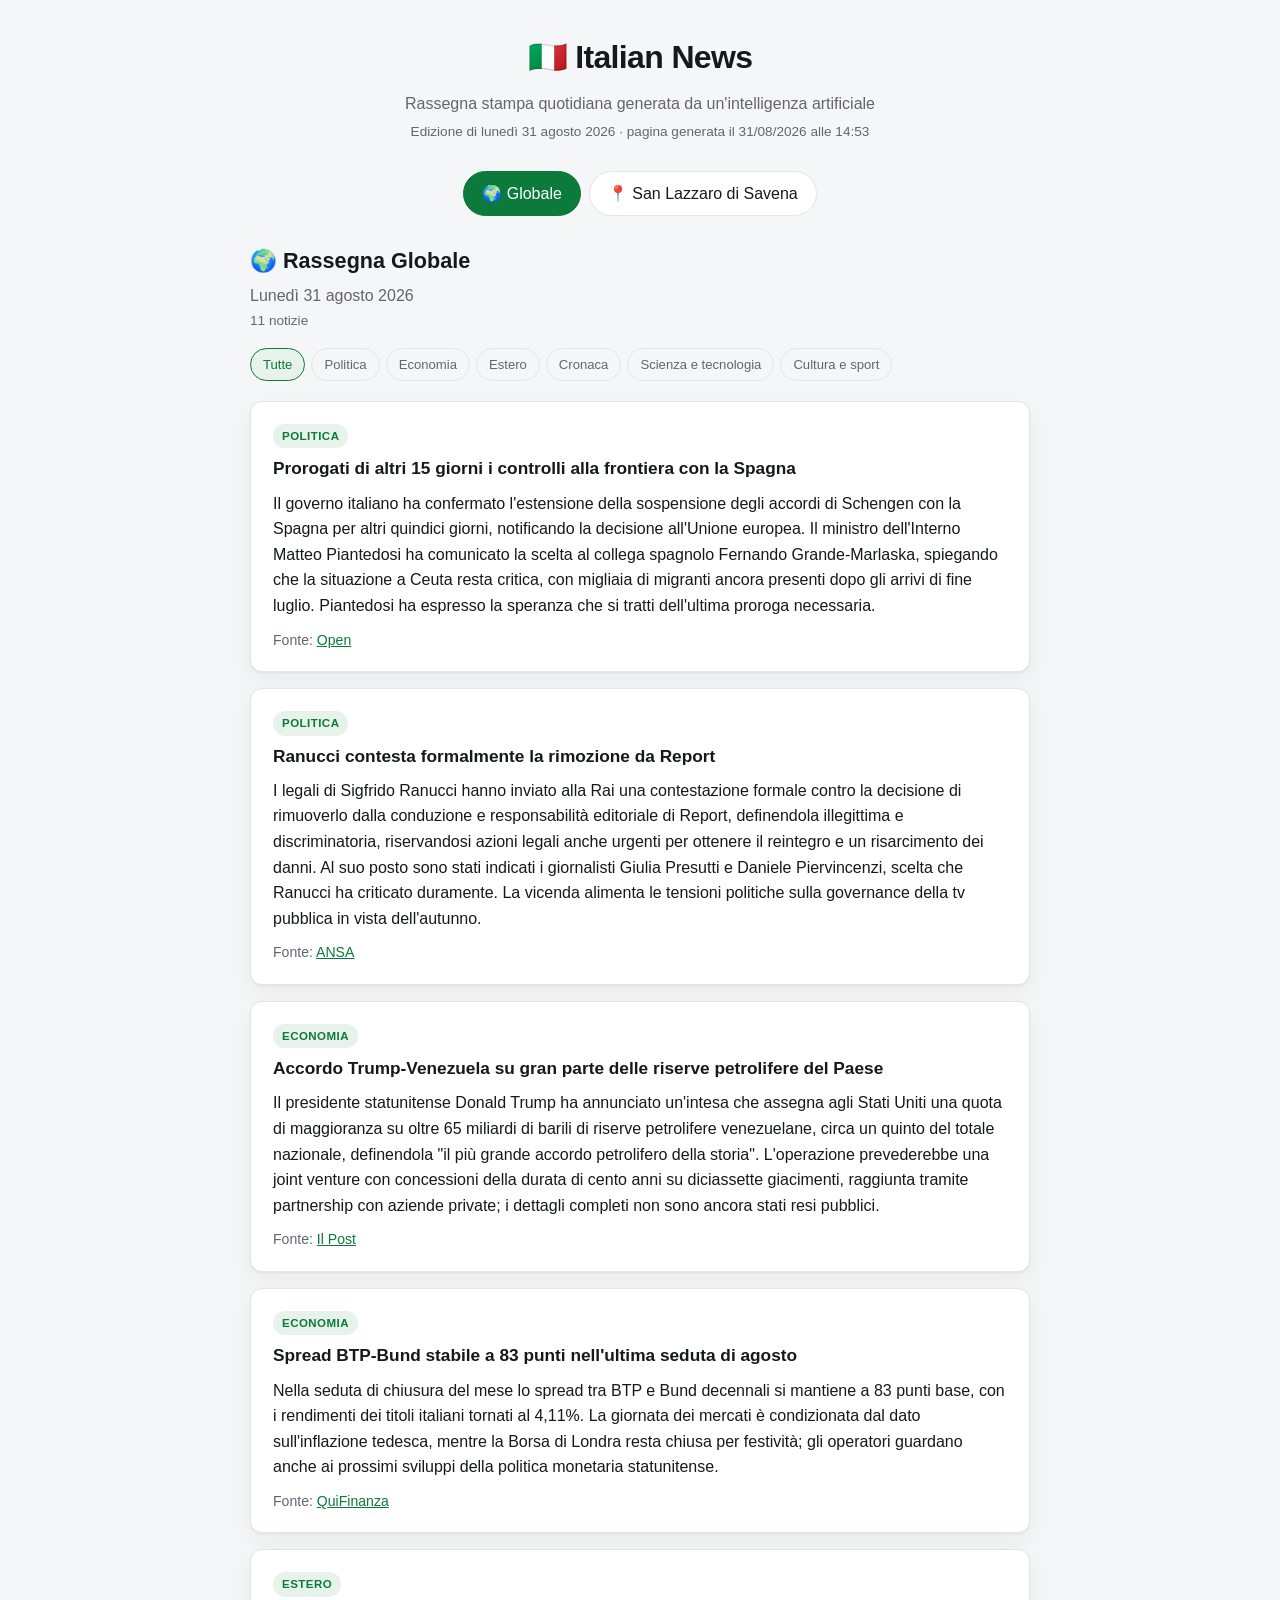
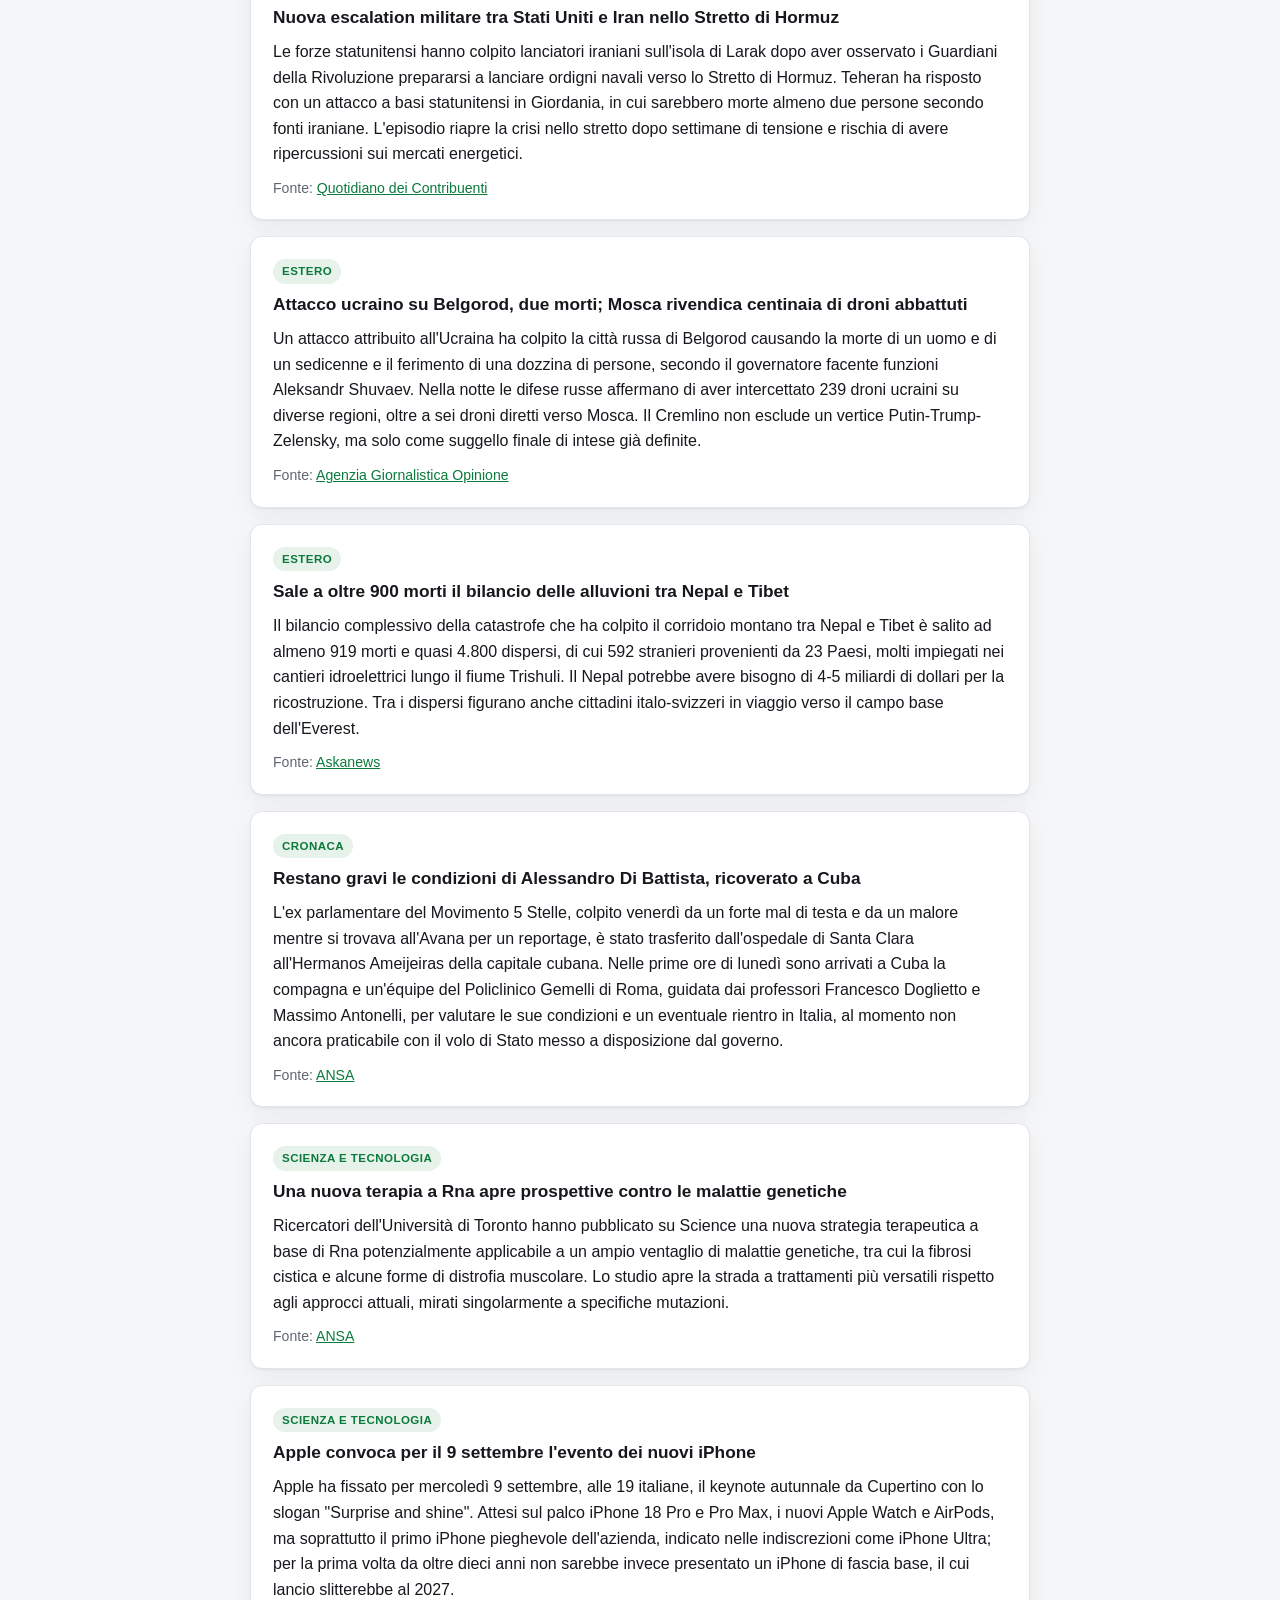
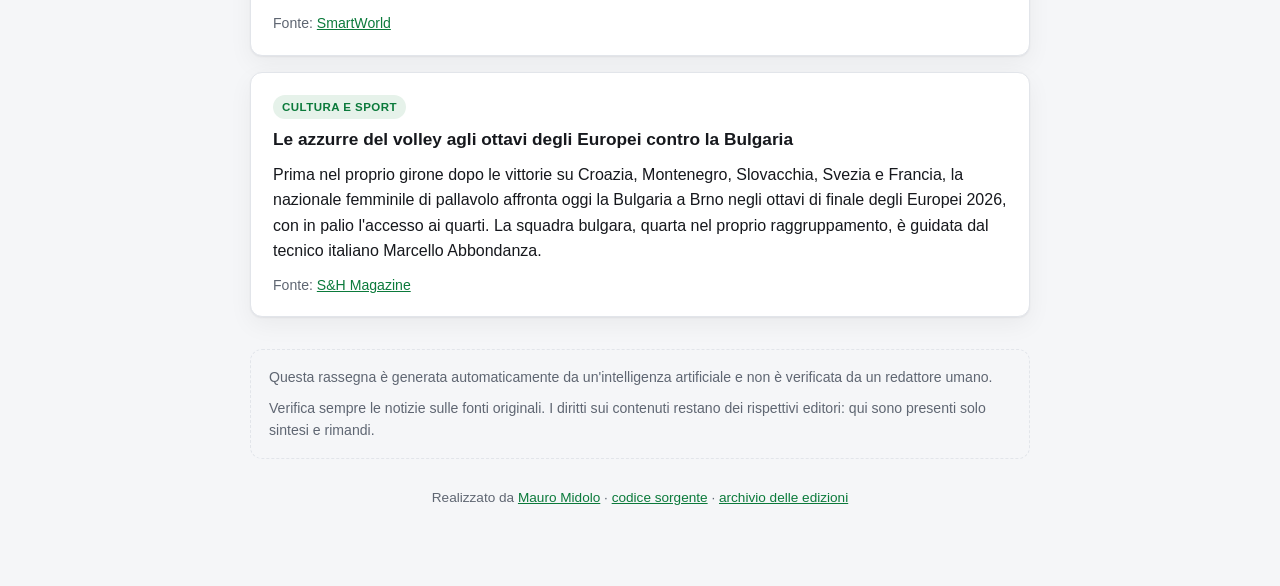
<file: index.html>
<!DOCTYPE html>
<html lang="it">
<head>
<meta charset="utf-8">
<meta name="viewport" content="width=device-width, initial-scale=1">
<title>Italian News – Rassegna stampa quotidiana</title>
<meta name="description" content="Rassegna stampa quotidiana generata automaticamente da un'intelligenza artificiale: edizione globale ed edizione locale di San Lazzaro di Savena.">
<meta name="generator" content="build_site.py">
<meta property="og:title" content="Italian News – Rassegna stampa quotidiana">
<meta property="og:description" content="Le notizie del giorno, edizione globale e locale, generate automaticamente da un'AI.">
<meta property="og:type" content="website">
<link rel="icon" href="data:image/svg+xml,<svg xmlns='http://www.w3.org/2000/svg' viewBox='0 0 16 16'><text y='14' font-size='14'>📰</text></svg>">
<style>
:root {
  color-scheme: light dark;
  --bg: #f5f6f8;
  --surface: #ffffff;
  --border: #e2e5ea;
  --text: #16181d;
  --muted: #5f6672;
  --accent: #0b7a3b;
  --accent-soft: #e6f2ea;
  --shadow: 0 1px 2px rgba(16, 20, 28, .06), 0 8px 24px rgba(16, 20, 28, .05);
}

@media (prefers-color-scheme: dark) {
  :root {
    --bg: #101317;
    --surface: #181c22;
    --border: #262c35;
    --text: #e8eaee;
    --muted: #99a1ae;
    --accent: #4ec27d;
    --accent-soft: #17301f;
    --shadow: none;
  }
}

* { box-sizing: border-box; }

body {
  margin: 0;
  background: var(--bg);
  color: var(--text);
  font-family: -apple-system, BlinkMacSystemFont, "Segoe UI", Roboto, "Helvetica Neue", Arial, sans-serif;
  font-size: 16px;
  line-height: 1.6;
}

.wrap { max-width: 820px; margin: 0 auto; padding: 32px 20px 64px; }

.masthead { text-align: center; margin-bottom: 28px; }
.masthead h1 { margin: 0; font-size: 2rem; letter-spacing: -.02em; }
.masthead .tagline { margin: 8px 0 0; color: var(--muted); }
.masthead .updated { margin: 4px 0 0; color: var(--muted); font-size: .85rem; }

.tabs {
  display: flex; flex-wrap: wrap; gap: 8px; justify-content: center;
  margin: 24px 0 28px;
}
.tab {
  font: inherit; cursor: pointer;
  padding: 9px 18px; border-radius: 999px;
  border: 1px solid var(--border); background: var(--surface); color: var(--text);
}
.tab:hover { border-color: var(--accent); }
.tab.is-active { background: var(--accent); border-color: var(--accent); color: #fff; }

.edition-header { margin-bottom: 16px; }
.edition-header h2 { margin: 0; font-size: 1.35rem; }
.edition-date { margin: 4px 0 0; color: var(--muted); }
.count { margin: 2px 0 0; color: var(--muted); font-size: .85rem; }

.filters { display: flex; flex-wrap: wrap; gap: 6px; margin-bottom: 20px; }
.filter {
  font: inherit; font-size: .82rem; cursor: pointer;
  padding: 5px 12px; border-radius: 999px;
  border: 1px solid var(--border); background: transparent; color: var(--muted);
}
.filter:hover { color: var(--text); border-color: var(--accent); }
.filter.is-active { background: var(--accent-soft); border-color: var(--accent); color: var(--accent); }

.stories { display: flex; flex-direction: column; gap: 16px; }

.story {
  background: var(--surface);
  border: 1px solid var(--border);
  border-radius: 12px;
  padding: 20px 22px;
  box-shadow: var(--shadow);
}
.story h3 { margin: 8px 0 10px; font-size: 1.08rem; line-height: 1.4; }
.story p { margin: 0 0 10px; }
.story p:last-child { margin-bottom: 0; }

.chip {
  display: inline-block; font-size: .72rem; font-weight: 600;
  text-transform: uppercase; letter-spacing: .04em;
  color: var(--accent); background: var(--accent-soft);
  padding: 3px 9px; border-radius: 999px;
}

.source { font-size: .88rem; color: var(--muted); }
.empty { color: var(--muted); }

a { color: var(--accent); }
a:hover { text-decoration: none; }

.disclaimer {
  margin-top: 32px; padding: 16px 18px;
  border: 1px dashed var(--border); border-radius: 12px;
  color: var(--muted); font-size: .88rem;
}
.disclaimer p { margin: 0 0 8px; }
.disclaimer p:last-child { margin-bottom: 0; }

footer { margin-top: 28px; text-align: center; color: var(--muted); font-size: .85rem; }

@media (max-width: 540px) {
  .wrap { padding: 24px 14px 48px; }
  .masthead h1 { font-size: 1.6rem; }
  .story { padding: 16px; }
}
</style>
</head>
<body>
  <div class="wrap">
    <header class="masthead">
      <h1>🇮🇹 Italian News</h1>
      <p class="tagline">Rassegna stampa quotidiana generata da un'intelligenza artificiale</p>
      <p class="updated">Edizione di lunedì 31 agosto 2026 · pagina generata il 31/08/2026 alle 14:53</p>
    </header>

    <nav class="tabs" role="tablist" aria-label="Edizioni">
        <button type="button" class="tab is-active" role="tab" aria-selected="true" data-target="globale">🌍 Globale</button>
        <button type="button" class="tab" role="tab" aria-selected="false" data-target="san-lazzaro">📍 San Lazzaro di Savena</button>
    </nav>

    <main>
      <section class="edition" id="edizione-globale" data-edition="globale">
        <header class="edition-header">
          <h2>🌍 Rassegna Globale</h2>
          <p class="edition-date">Lunedì 31 agosto 2026</p>
          <p class="count">11 notizie</p>
        </header>
        <div class="filters" role="group" aria-label="Filtra per sezione">
            <button type="button" class="filter is-active" data-filter="*">Tutte</button>
            <button type="button" class="filter" data-filter="Politica">Politica</button>
            <button type="button" class="filter" data-filter="Economia">Economia</button>
            <button type="button" class="filter" data-filter="Estero">Estero</button>
            <button type="button" class="filter" data-filter="Cronaca">Cronaca</button>
            <button type="button" class="filter" data-filter="Scienza e tecnologia">Scienza e tecnologia</button>
            <button type="button" class="filter" data-filter="Cultura e sport">Cultura e sport</button>
        </div>
        <div class="stories">
        <article class="story" data-section="Politica">
          <span class="chip" data-section="Politica">Politica</span>
          <h3>Prorogati di altri 15 giorni i controlli alla frontiera con la Spagna</h3>
          <p>Il governo italiano ha confermato l&#x27;estensione della sospensione degli accordi di Schengen con la Spagna per altri quindici giorni, notificando la decisione all&#x27;Unione europea. Il ministro dell&#x27;Interno Matteo Piantedosi ha comunicato la scelta al collega spagnolo Fernando Grande-Marlaska, spiegando che la situazione a Ceuta resta critica, con migliaia di migranti ancora presenti dopo gli arrivi di fine luglio. Piantedosi ha espresso la speranza che si tratti dell&#x27;ultima proroga necessaria.</p>
          <p class="source">Fonte: <a href="https://www.open.online/2026/08/31/schengen-blocco-italia-proroga-decisione-governo-meloni/" target="_blank" rel="noopener">Open</a></p>
        </article>
        <article class="story" data-section="Politica">
          <span class="chip" data-section="Politica">Politica</span>
          <h3>Ranucci contesta formalmente la rimozione da Report</h3>
          <p>I legali di Sigfrido Ranucci hanno inviato alla Rai una contestazione formale contro la decisione di rimuoverlo dalla conduzione e responsabilità editoriale di Report, definendola illegittima e discriminatoria, riservandosi azioni legali anche urgenti per ottenere il reintegro e un risarcimento dei danni. Al suo posto sono stati indicati i giornalisti Giulia Presutti e Daniele Piervincenzi, scelta che Ranucci ha criticato duramente. La vicenda alimenta le tensioni politiche sulla governance della tv pubblica in vista dell&#x27;autunno.</p>
          <p class="source">Fonte: <a href="https://www.ansa.it/sito/notizie/politica/2026/08/29/ranucci-contesta-formalmente-la-rimozione-da-report-e-illegittima_f359eb83-612c-4ea1-b186-08af925563b6.html" target="_blank" rel="noopener">ANSA</a></p>
        </article>
        <article class="story" data-section="Economia">
          <span class="chip" data-section="Economia">Economia</span>
          <h3>Accordo Trump-Venezuela su gran parte delle riserve petrolifere del Paese</h3>
          <p>Il presidente statunitense Donald Trump ha annunciato un&#x27;intesa che assegna agli Stati Uniti una quota di maggioranza su oltre 65 miliardi di barili di riserve petrolifere venezuelane, circa un quinto del totale nazionale, definendola &quot;il più grande accordo petrolifero della storia&quot;. L&#x27;operazione prevederebbe una joint venture con concessioni della durata di cento anni su diciassette giacimenti, raggiunta tramite partnership con aziende private; i dettagli completi non sono ancora stati resi pubblici.</p>
          <p class="source">Fonte: <a href="https://www.ilpost.it/2026/08/29/gli-stati-uniti-controlleranno-ancora-piu-petrolio-del-venezuela/" target="_blank" rel="noopener">Il Post</a></p>
        </article>
        <article class="story" data-section="Economia">
          <span class="chip" data-section="Economia">Economia</span>
          <h3>Spread BTP-Bund stabile a 83 punti nell&#x27;ultima seduta di agosto</h3>
          <p>Nella seduta di chiusura del mese lo spread tra BTP e Bund decennali si mantiene a 83 punti base, con i rendimenti dei titoli italiani tornati al 4,11%. La giornata dei mercati è condizionata dal dato sull&#x27;inflazione tedesca, mentre la Borsa di Londra resta chiusa per festività; gli operatori guardano anche ai prossimi sviluppi della politica monetaria statunitense.</p>
          <p class="source">Fonte: <a href="https://quifinanza.it/economia/finanza/spread-btp-bund-31-agsto-2026/1013601/" target="_blank" rel="noopener">QuiFinanza</a></p>
        </article>
        <article class="story" data-section="Estero">
          <span class="chip" data-section="Estero">Estero</span>
          <h3>Nuova escalation militare tra Stati Uniti e Iran nello Stretto di Hormuz</h3>
          <p>Le forze statunitensi hanno colpito lanciatori iraniani sull&#x27;isola di Larak dopo aver osservato i Guardiani della Rivoluzione prepararsi a lanciare ordigni navali verso lo Stretto di Hormuz. Teheran ha risposto con un attacco a basi statunitensi in Giordania, in cui sarebbero morte almeno due persone secondo fonti iraniane. L&#x27;episodio riapre la crisi nello stretto dopo settimane di tensione e rischia di avere ripercussioni sui mercati energetici.</p>
          <p class="source">Fonte: <a href="https://www.quotidianocontribuenti.com/rassegna-stampa-lunedi-31-agosto-2026-dalliran-allucraina-nuove-tensioni-internazionali/" target="_blank" rel="noopener">Quotidiano dei Contribuenti</a></p>
        </article>
        <article class="story" data-section="Estero">
          <span class="chip" data-section="Estero">Estero</span>
          <h3>Attacco ucraino su Belgorod, due morti; Mosca rivendica centinaia di droni abbattuti</h3>
          <p>Un attacco attribuito all&#x27;Ucraina ha colpito la città russa di Belgorod causando la morte di un uomo e di un sedicenne e il ferimento di una dozzina di persone, secondo il governatore facente funzioni Aleksandr Shuvaev. Nella notte le difese russe affermano di aver intercettato 239 droni ucraini su diverse regioni, oltre a sei droni diretti verso Mosca. Il Cremlino non esclude un vertice Putin-Trump-Zelensky, ma solo come suggello finale di intese già definite.</p>
          <p class="source">Fonte: <a href="https://www.agenziagiornalisticaopinione.it/opinionews/il-sole-24-ore-mondo-russia-a-belgorod-3-morti-e-oltre-20-feriti-in-attacchi-ucraini/" target="_blank" rel="noopener">Agenzia Giornalistica Opinione</a></p>
        </article>
        <article class="story" data-section="Estero">
          <span class="chip" data-section="Estero">Estero</span>
          <h3>Sale a oltre 900 morti il bilancio delle alluvioni tra Nepal e Tibet</h3>
          <p>Il bilancio complessivo della catastrofe che ha colpito il corridoio montano tra Nepal e Tibet è salito ad almeno 919 morti e quasi 4.800 dispersi, di cui 592 stranieri provenienti da 23 Paesi, molti impiegati nei cantieri idroelettrici lungo il fiume Trishuli. Il Nepal potrebbe avere bisogno di 4-5 miliardi di dollari per la ricostruzione. Tra i dispersi figurano anche cittadini italo-svizzeri in viaggio verso il campo base dell&#x27;Everest.</p>
          <p class="source">Fonte: <a href="https://askanews.it/2026/08/31/alluvioni-nepal-e-tibet-oltre-900-le-vittime-quasi-5-000-i-dispersi/" target="_blank" rel="noopener">Askanews</a></p>
        </article>
        <article class="story" data-section="Cronaca">
          <span class="chip" data-section="Cronaca">Cronaca</span>
          <h3>Restano gravi le condizioni di Alessandro Di Battista, ricoverato a Cuba</h3>
          <p>L&#x27;ex parlamentare del Movimento 5 Stelle, colpito venerdì da un forte mal di testa e da un malore mentre si trovava all&#x27;Avana per un reportage, è stato trasferito dall&#x27;ospedale di Santa Clara all&#x27;Hermanos Ameijeiras della capitale cubana. Nelle prime ore di lunedì sono arrivati a Cuba la compagna e un&#x27;équipe del Policlinico Gemelli di Roma, guidata dai professori Francesco Doglietto e Massimo Antonelli, per valutare le sue condizioni e un eventuale rientro in Italia, al momento non ancora praticabile con il volo di Stato messo a disposizione dal governo.</p>
          <p class="source">Fonte: <a href="https://www.ansa.it/sito/notizie/politica/2026/08/30/alessandro-di-battista-ricoverato-medici-del-gemelli-verso-cuba_f010ae59-c324-40bb-a41d-89abef927aa2.html" target="_blank" rel="noopener">ANSA</a></p>
        </article>
        <article class="story" data-section="Scienza e tecnologia">
          <span class="chip" data-section="Scienza e tecnologia">Scienza e tecnologia</span>
          <h3>Una nuova terapia a Rna apre prospettive contro le malattie genetiche</h3>
          <p>Ricercatori dell&#x27;Università di Toronto hanno pubblicato su Science una nuova strategia terapeutica a base di Rna potenzialmente applicabile a un ampio ventaglio di malattie genetiche, tra cui la fibrosi cistica e alcune forme di distrofia muscolare. Lo studio apre la strada a trattamenti più versatili rispetto agli approcci attuali, mirati singolarmente a specifiche mutazioni.</p>
          <p class="source">Fonte: <a href="https://www.ansa.it/canale_scienza/notizie/biotech/2026/08/31/dallrna-una-nuova-speranza-per-molte-malattie-genetiche-_c85f9d5f-1eca-432f-a223-ff83d90ba24f.html" target="_blank" rel="noopener">ANSA</a></p>
        </article>
        <article class="story" data-section="Scienza e tecnologia">
          <span class="chip" data-section="Scienza e tecnologia">Scienza e tecnologia</span>
          <h3>Apple convoca per il 9 settembre l&#x27;evento dei nuovi iPhone</h3>
          <p>Apple ha fissato per mercoledì 9 settembre, alle 19 italiane, il keynote autunnale da Cupertino con lo slogan &quot;Surprise and shine&quot;. Attesi sul palco iPhone 18 Pro e Pro Max, i nuovi Apple Watch e AirPods, ma soprattutto il primo iPhone pieghevole dell&#x27;azienda, indicato nelle indiscrezioni come iPhone Ultra; per la prima volta da oltre dieci anni non sarebbe invece presentato un iPhone di fascia base, il cui lancio slitterebbe al 2027.</p>
          <p class="source">Fonte: <a href="https://www.smartworld.it/news/evento-apple-9-settembre.html" target="_blank" rel="noopener">SmartWorld</a></p>
        </article>
        <article class="story" data-section="Cultura e sport">
          <span class="chip" data-section="Cultura e sport">Cultura e sport</span>
          <h3>Le azzurre del volley agli ottavi degli Europei contro la Bulgaria</h3>
          <p>Prima nel proprio girone dopo le vittorie su Croazia, Montenegro, Slovacchia, Svezia e Francia, la nazionale femminile di pallavolo affronta oggi la Bulgaria a Brno negli ottavi di finale degli Europei 2026, con in palio l&#x27;accesso ai quarti. La squadra bulgara, quarta nel proprio raggruppamento, è guidata dal tecnico italiano Marcello Abbondanza.</p>
          <p class="source">Fonte: <a href="https://www.shmag.it/sport/altri-sport/31_08_2026/europei-di-pallavolo-oggi-italia-bulgaria-orario-e-dove-vederla-in-tv-in-chiaro/" target="_blank" rel="noopener">S&amp;H Magazine</a></p>
        </article>
        </div>
      </section>
      <section class="edition" id="edizione-san-lazzaro" data-edition="san-lazzaro" hidden>
        <header class="edition-header">
          <h2>📍 Notizie di San Lazzaro di Savena</h2>
          <p class="edition-date">Lunedì 31 agosto 2026</p>
          <p class="count">6 notizie</p>
        </header>
        <div class="filters" role="group" aria-label="Filtra per sezione">
            <button type="button" class="filter is-active" data-filter="*">Tutte</button>
            <button type="button" class="filter" data-filter="Viabilità">Viabilità</button>
            <button type="button" class="filter" data-filter="Cronaca">Cronaca</button>
            <button type="button" class="filter" data-filter="Eventi">Eventi</button>
            <button type="button" class="filter" data-filter="Iniziative in programma">Iniziative in programma</button>
        </div>
        <div class="stories">
        <article class="story" data-section="Viabilità">
          <span class="chip" data-section="Viabilità">Viabilità</span>
          <h3>Da oggi stop ai treni tra Pianoro e Vernio per lavori sulla Bologna-Prato</h3>
          <p>Da lunedì 31 agosto e fino al 25 settembre, dal lunedì al venerdì tra le 9:30 e le 13:30, la circolazione ferroviaria è sospesa tra Pianoro e Vernio per interventi di potenziamento dell&#x27;infrastruttura. I treni regionali sono sostituiti da collegamenti diretti via bus tra Bologna e Vernio/Prato senza fermate intermedie, mentre per Monzuno, Grizzana e San Benedetto Val di Sambro sono previsti bus dedicati da e per Sasso Marconi; sono inoltre previste lievi modifiche al servizio anche nella tratta tra Bologna e Pianoro.</p>
          <p class="source">Fonte: <a href="https://ferrovie.info/treni-reali/bologna-prato-nuova-estate-di-lavori-treni-sospesi-tra-pianoro-e-vernio-nelle-ore-centrali.html" target="_blank" rel="noopener">Ferrovie.info</a></p>
        </article>
        <article class="story" data-section="Viabilità">
          <span class="chip" data-section="Viabilità">Viabilità</span>
          <h3>Chiusure notturne in tangenziale nei pressi di San Lazzaro per il rifacimento dell&#x27;asfalto</h3>
          <p>Nelle notti tra il 24 e il 27 agosto la tangenziale di Bologna è stata interessata da chiusure a tratti per lavori di rifacimento del manto stradale: tra le uscite San Lazzaro e Casalecchio l&#x27;interruzione è scattata dalle 22 alle 6, con l&#x27;uscita San Lazzaro chiusa in entrambe le direzioni e l&#x27;uscita 13 chiusa in entrata verso Casalecchio. Gli interventi rientrano nel programma di manutenzione notturna della rete tangenziale bolognese.</p>
          <p class="source">Fonte: <a href="https://www.comune.bologna.it/novita/comunicati-stampa/lavori-corso-citta-i-principali-cantieri-stradali-programma-da-lunedi-24-agosto-0" target="_blank" rel="noopener">Comune di Bologna</a></p>
        </article>
        <article class="story" data-section="Cronaca">
          <span class="chip" data-section="Cronaca">Cronaca</span>
          <h3>Arrestato a Bologna un rapinatore seriale di donne anziane</h3>
          <p>La Polizia di Stato ha arrestato un 54enne bolognese, gravemente indiziato di due rapine ai danni di donne anziane commesse il 4 agosto in via Samoggia e il 7 agosto in piazza Bonazzi, zona Barca. In entrambi i casi l&#x27;uomo ha strappato con violenza la borsa alle vittime settantenni, colpendole alla nuca e provocando lesioni guaribili in cinque e sette giorni; fermato, ha dichiarato agli agenti di provare odio verso gli anziani.</p>
          <p class="source">Fonte: <a href="https://e-tv.it/bologna/odio-gli-anziani-rapinatore-seriale-arrestato-dalla-polizia-a-bologna" target="_blank" rel="noopener">èTV Rete 7</a></p>
        </article>
        <article class="story" data-section="Cronaca">
          <span class="chip" data-section="Cronaca">Cronaca</span>
          <h3>Truffa agli anziani sventata a Imola, due arresti in flagranza</h3>
          <p>I carabinieri del Nucleo Radiomobile di Imola hanno bloccato in via Laguna due uomini di 32 anni, disoccupati e con precedenti, sorpresi mentre completavano una truffa da 2.300 euro in contanti più una collanina d&#x27;oro e due fedi nuziali sottratti a un&#x27;anziana di 83 anni. Il modus operandi era quello classico del finto maresciallo dei carabinieri seguito dal finto ufficiale giudiziario venuto a ritirare denaro e gioielli; i due si sono scusati con la vittima e sono stati condotti al tribunale di Bologna per il giudizio direttissimo.</p>
          <p class="source">Fonte: <a href="https://www.bologna2000.com/2026/08/26/truffe-agli-anziani-i-carabinieri-arrestano-i-presunti-responsabili-di-una-truffa-aggravata-che-si-scusano-per-laccaduto/" target="_blank" rel="noopener">Bologna2000</a></p>
        </article>
        <article class="story" data-section="Eventi">
          <span class="chip" data-section="Eventi">Eventi</span>
          <h3>Stasera musica dal vivo ai Giardini Parker Lennon con il Sun Donato Festival</h3>
          <p>Nell&#x27;ambito del Sun Donato Festival 2026, in programma fino al 14 settembre ai Giardini Parker Lennon con ingresso libero, questa sera alle 21 è di scena &quot;Funky Monday&quot;, appuntamento dedicato al groove e all&#x27;improvvisazione con un trio diverso ogni settimana: protagonisti di questa serata sono Aldo Betto alla chitarra, Daniele Cristani al basso e Alessandro Orefice alla batteria, tra contaminazioni funk, soul, rock e psichedeliche.</p>
          <p class="source">Fonte: <a href="https://www.bolognaestate.it/calendario-bolognaestate-2026/funky-monday-2026" target="_blank" rel="noopener">Bolognaestate</a></p>
        </article>
        <article class="story" data-section="Iniziative in programma">
          <span class="chip" data-section="Iniziative in programma">Iniziative in programma</span>
          <h3>Al MAMbo la mostra per il centenario di Giuseppe Chiari</h3>
          <p>Prosegue fino al 27 settembre al MAMbo di Bologna &quot;Giuseppe Chiari 1926-2026. Partitura per un museo&quot;, la prima retrospettiva completa dedicata all&#x27;artista fiorentino nel centenario della nascita, curata da Lorenzo Balbi e Mario Chiari. La mostra, inserita nel programma di Bologna Estate 2026, è affiancata da un ciclo di concerti dedicati alla musica di Chiari, con due appuntamenti conclusivi in programma il 26 settembre.</p>
          <p class="source">Fonte: <a href="https://www.artribune.com/mostre-evento-arte/giuseppe-chiari-1926-2026-partitura-per-un-museo/" target="_blank" rel="noopener">Artribune</a></p>
        </article>
        </div>
      </section>
    </main>

    <aside class="disclaimer">
      <p>Questa rassegna è generata automaticamente da un&#x27;intelligenza artificiale e non è verificata da un redattore umano.</p>
      <p>Verifica sempre le notizie sulle fonti originali. I diritti sui contenuti
      restano dei rispettivi editori: qui sono presenti solo sintesi e rimandi.</p>
    </aside>

    <footer>
      <p>Realizzato da <a href="https://github.com/mauro-midolo">Mauro Midolo</a> ·
      <a href="https://github.com/mauro-midolo/italian_news">codice sorgente</a> ·
      <a href="https://github.com/mauro-midolo/italian_news/commits/main">archivio delle edizioni</a></p>
    </footer>
  </div>
<script>
document.querySelectorAll('.tab').forEach(function (tab) {
  tab.addEventListener('click', function () {
    var target = tab.dataset.target;
    document.querySelectorAll('.tab').forEach(function (other) {
      other.classList.toggle('is-active', other === tab);
      other.setAttribute('aria-selected', String(other === tab));
    });
    document.querySelectorAll('.edition').forEach(function (edition) {
      edition.hidden = edition.dataset.edition !== target;
    });
    if (history.replaceState) {
      history.replaceState(null, '', '#edizione-' + target);
    }
  });
});

document.querySelectorAll('.filters').forEach(function (group) {
  var edition = group.closest('.edition');
  group.addEventListener('click', function (event) {
    var button = event.target.closest('.filter');
    if (!button) { return; }
    var value = button.dataset.filter;
    group.querySelectorAll('.filter').forEach(function (other) {
      other.classList.toggle('is-active', other === button);
    });
    edition.querySelectorAll('.story').forEach(function (story) {
      story.hidden = value !== '*' && story.dataset.section !== value;
    });
  });
});

var hash = window.location.hash.replace('#edizione-', '');
if (hash) {
  var initial = document.querySelector('.tab[data-target="' + CSS.escape(hash) + '"]');
  if (initial) { initial.click(); }
}
</script>
</body>
</html>
</file>
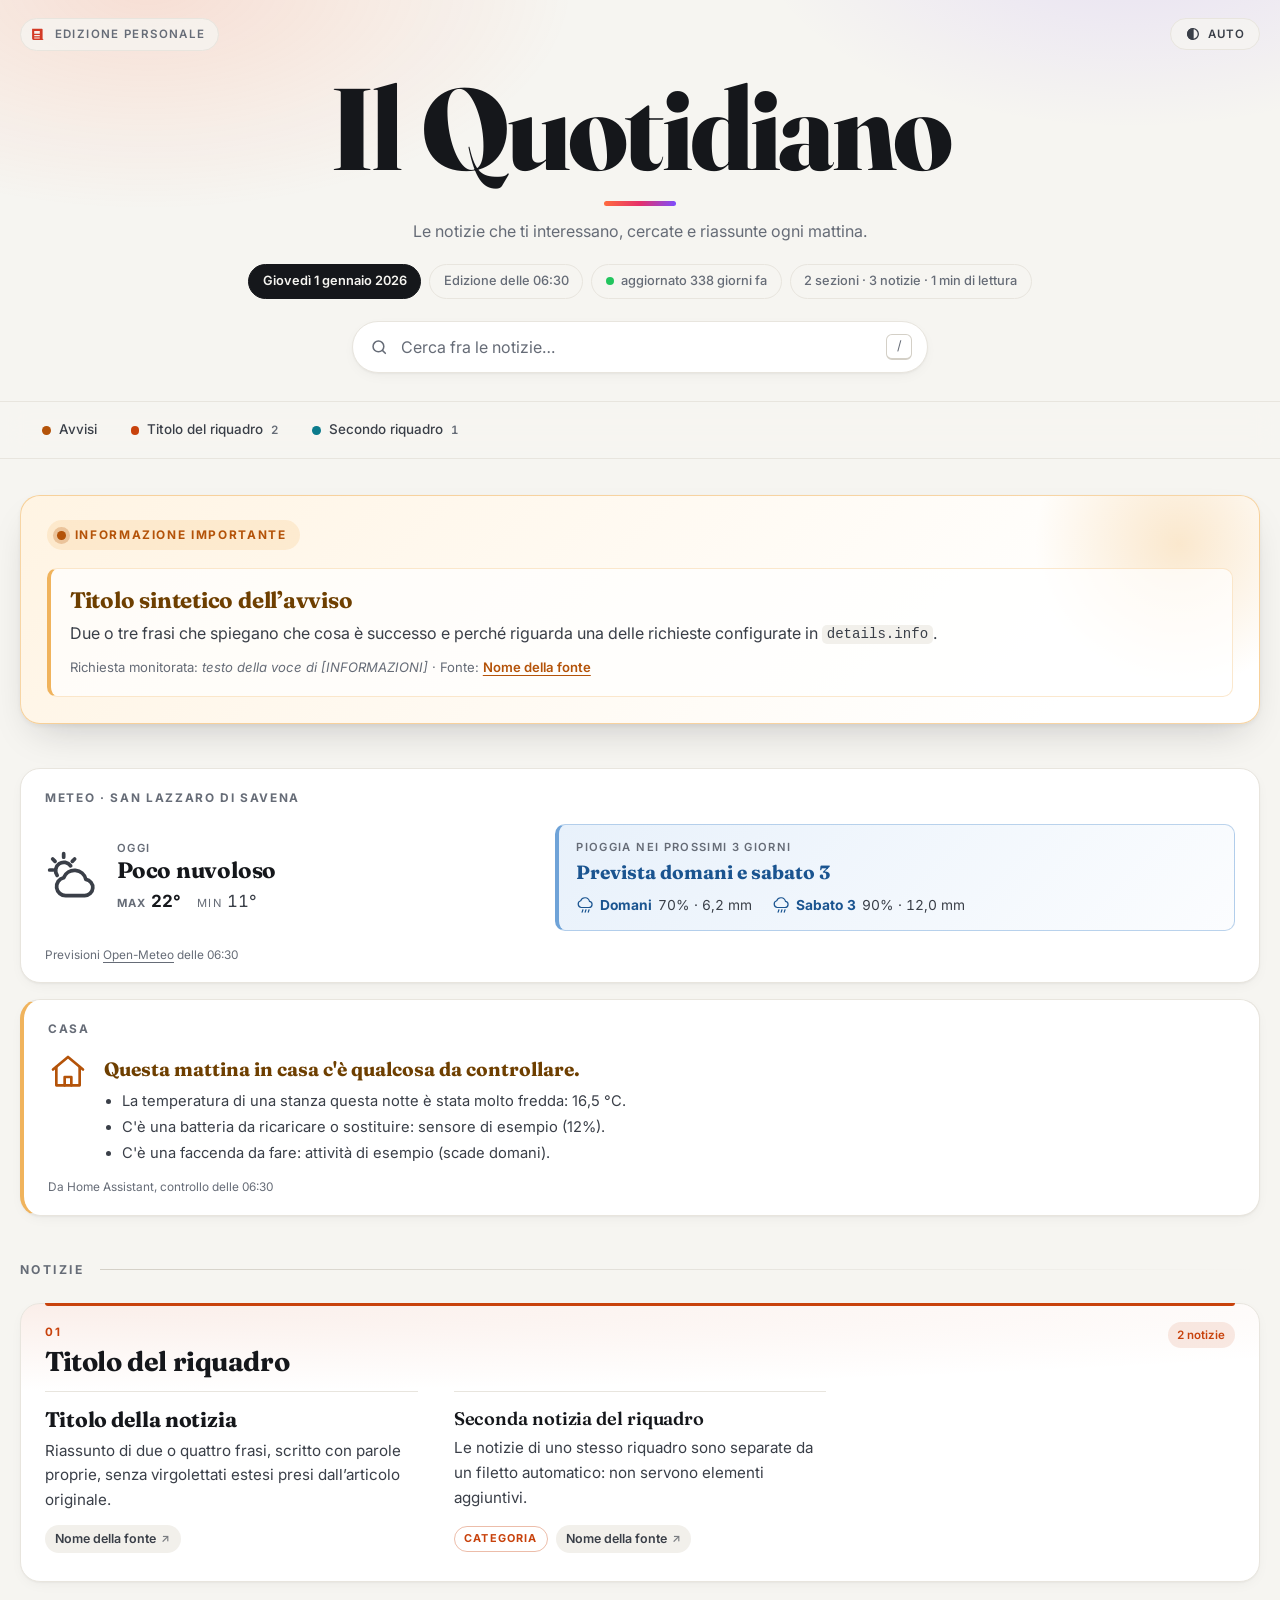
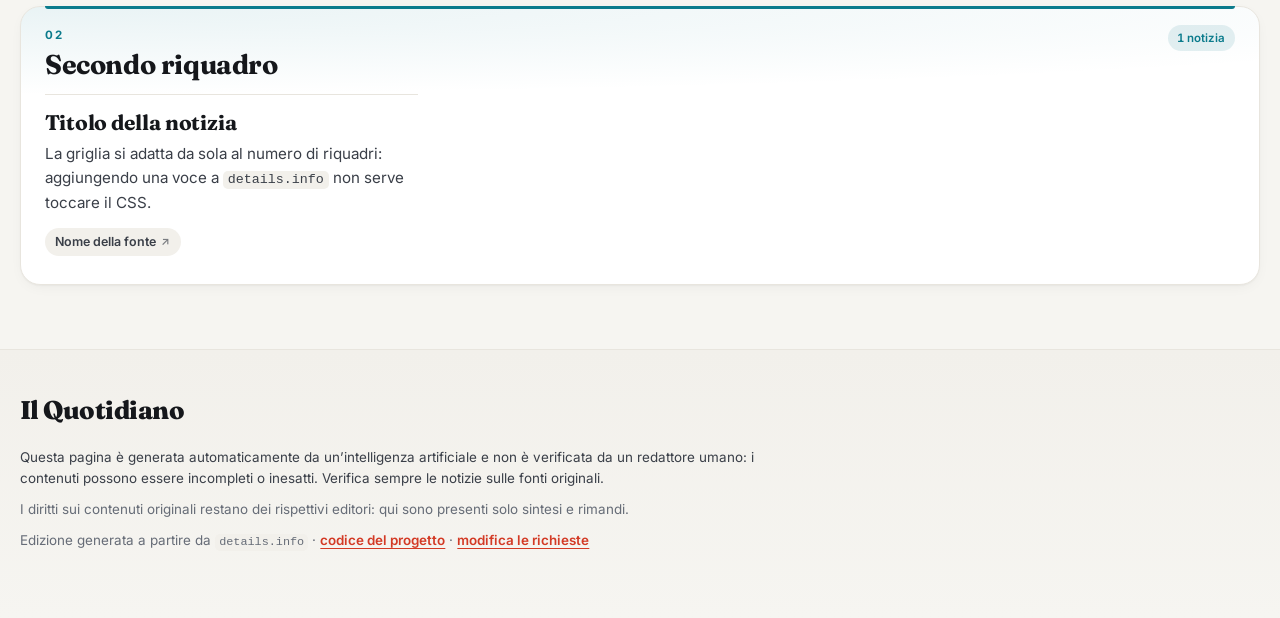
<file: template/index.html>
<!doctype html>
<!--
  ===========================================================================
  TEMPLATE DEL GIORNALE PERSONALE
  ===========================================================================

  Questo file e' il MODELLO di riferimento, non l'edizione pubblicata.
  L'agente AI lo usa come struttura per scrivere public/index.html.

  Contratto di generazione
  ------------------------
  1. La generazione non copia questo file cosi' com'e': ne ricava lo SCHELETRO
     dell'edizione del giorno (scripts/prepara-public.sh). Toglie
     l'attributo data-edizione di prova, mette la data di oggi nella testata
     e svuota le aree delimitate dai marcatori SCHELETRO:*-INIZIO /
     SCHELETRO:*-FINE. L'agente parte da quello scheletro e lo riempie.
     Il contenuto dentro i marcatori e' quindi solo un esempio di struttura:
     e' li' perche' l'agente abbia un modello da cui copiare il markup.
  2. Ogni voce di [NOTIZIE] in details.info diventa un <section class="riquadro">
     dentro .griglia, nello stesso ordine in cui compare nel file.
  3. La sezione .avvisi va inclusa SOLO se almeno una voce di [INFORMAZIONI]
     ha prodotto qualcosa da comunicare; altrimenti va eliminata del tutto.
     Quando c'e', sta in cima al <main>, prima della fascia .meteo.
  3b. La fascia .meteo la scrive scripts/prepara-public.sh con dati reali
     (Open-Meteo): l'agente non la crea e non la modifica.
  3c. La fascia .casa sta subito dopo il meteo: un breve testo sullo stato
     della casa, impaginato da scripts/casa.py con le frasi che l'agente
     ricava a runtime da Home Assistant. Nessun dato della casa nel repository.
  4. Classi, struttura e nomi dei file CSS/JS non vanno cambiati: css/style.css
     e js/main.js vengono copiati invariati in public/.
  5. Il contenuto di esempio presente qui sotto e' segnaposto e va sostituito
     integralmente con le notizie del giorno.
  ===========================================================================
-->
<html lang="it" data-edizione="TEMPLATE-DEMO">
<head>
  <meta charset="utf-8">
  <meta name="viewport" content="width=device-width, initial-scale=1">

  <!-- Titolo: "Il Quotidiano — <data estesa in italiano>" -->
  <title>Il Quotidiano — edizione di esempio</title>
  <meta name="description" content="Giornale personale generato ogni giorno da un'intelligenza artificiale.">
  <meta name="robots" content="index, follow">
  <meta name="color-scheme" content="light dark">
  <meta name="theme-color" content="#f6f5f1" media="(prefers-color-scheme: light)">
  <meta name="theme-color" content="#0d0f13" media="(prefers-color-scheme: dark)">

  <meta property="og:type" content="website">
  <meta property="og:title" content="Il Quotidiano — edizione di esempio">
  <meta property="og:description" content="Giornale personale generato ogni giorno da un'intelligenza artificiale.">

  <link rel="icon" href="assets/favicon.svg" type="image/svg+xml">
  <link rel="preconnect" href="https://fonts.googleapis.com">
  <link rel="preconnect" href="https://fonts.gstatic.com" crossorigin>
  <link rel="stylesheet" href="https://fonts.googleapis.com/css2?family=Fraunces:opsz,wght@9..144,600;9..144,700;9..144,800&family=Inter:wght@400;500;600;700&display=swap">
  <link rel="stylesheet" href="css/style.css">
</head>

<body>
  <a class="salta" href="#contenuto">Vai al contenuto</a>

  <!-- ===================== TESTATA ===================== -->
  <header class="testata">
    <div class="contenitore">
      <div class="testata__barra">
        <span class="testata__marchio">
          <svg viewBox="0 0 24 24" aria-hidden="true" fill="currentColor">
            <path d="M3 4h14a1 1 0 0 1 1 1v13a2 2 0 0 0 2 2H5a2 2 0 0 1-2-2V4Zm3 3v4h8V7H6Zm0 6v1.5h8V13H6Zm0 3.5V18h8v-1.5H6Z"/>
          </svg>
          Edizione personale
        </span>
        <button class="comando" type="button" data-azione="tema" hidden>Tema: auto</button>
      </div>

      <h1 class="testata__titolo">Il Quotidiano</h1>
      <p class="testata__occhiello">Le notizie che ti interessano, cercate e riassunte ogni mattina.</p>

      <!-- La data va aggiornata a ogni edizione: datetime in formato ISO. -->
      <div class="testata__riga">
        <time datetime="2026-01-01"><strong>Giovedì 1 gennaio 2026</strong></time>
        <span>Edizione delle 06:30</span>
        <span data-ruolo="aggiornato" datetime="2026-01-01T06:30:00+01:00" hidden></span>
        <span data-ruolo="sintesi" hidden></span>
      </div>

      <div class="ricerca" hidden>
        <svg class="ricerca__icona" viewBox="0 0 24 24" aria-hidden="true" fill="none" stroke="currentColor" stroke-width="2" stroke-linecap="round">
          <circle cx="11" cy="11" r="7"/><path d="m20 20-3.5-3.5"/>
        </svg>
        <input type="search" data-azione="cerca" aria-label="Cerca fra le notizie" placeholder="Cerca fra le notizie…">
        <kbd class="ricerca__tasto" aria-hidden="true">/</kbd>
      </div>
    </div>
  </header>

  <!-- Sommario delle sezioni: lo costruisce e lo mostra js/main.js. -->
  <nav class="sommario" aria-label="Sezioni del giornale" hidden>
    <div class="contenitore">
      <ul class="sommario__lista"></ul>
    </div>
  </nav>

  <main id="contenuto">
    <div class="contenitore">

      <!-- SCHELETRO:AVVISI-INIZIO -->
      <!--
        ===================== AVVISI (OPZIONALE) =====================
        Deriva da [INFORMAZIONI] di details.info.
        Va inclusa solo quando c'e' davvero qualcosa da comunicare.
        Se non ci sono avvisi, ELIMINARE l'intero <section class="avvisi">:
        non lasciare il contenitore vuoto ne' messaggi del tipo
        "nessuna novita' oggi".
        Piu' avvisi nello stesso giorno: piu' <article class="avviso">.
      -->
      <section class="avvisi" aria-labelledby="avvisi-titolo">
        <h2 class="avvisi__titolo" id="avvisi-titolo">Informazione importante</h2>

        <article class="avviso">
          <h3 class="avviso__titolo">Titolo sintetico dell&rsquo;avviso</h3>
          <p class="avviso__testo">
            Due o tre frasi che spiegano che cosa è successo e perché
            riguarda una delle richieste configurate in <code>details.info</code>.
          </p>
          <p class="avviso__meta">
            Richiesta monitorata: <em>testo della voce di [INFORMAZIONI]</em> &middot;
            Fonte: <a href="https://esempio.it/notizia">Nome della fonte</a>
          </p>
        </article>
      </section>
      <!-- SCHELETRO:AVVISI-FINE -->

      <!-- SCHELETRO:METEO-INIZIO -->
      <!--
        ===================== METEO =====================
        La fascia la scrive scripts/meteo.py (lanciato da prepara-public.sh) con i dati
        di Open-Meteo, prima che parta l'agente: l'agente non la tocca.
        Se le previsioni non sono disponibili la fascia viene omessa.
        Lato pioggia: solo i giorni piovosi fra i tre successivi; se non ce
        ne sono, data-pioggia="no" e una riga di sintesi.
      -->
      <section class="meteo" aria-labelledby="meteo-titolo">
        <h2 class="meteo__titolo" id="meteo-titolo">Meteo &middot; San Lazzaro di Savena</h2>
        <div class="meteo__corpo">
          <div class="meteo__oggi">
            <svg class="meteo__icona" viewBox="0 0 24 24" fill="none" stroke="currentColor" stroke-width="1.6" stroke-linecap="round" stroke-linejoin="round" aria-hidden="true"><path d="M8 2v1.5M3.3 4.3l1 1M2 9h1.5M12.7 4.3l-1 1"/><path d="M5.2 11.3A3.5 3.5 0 1 1 11 7.2"/><path d="M9 20h8a3.5 3.5 0 0 0 .5-6.96A5 5 0 0 0 8 12.3 3.9 3.9 0 0 0 9 20Z"/></svg>
            <div>
              <p class="meteo__etichetta">Oggi</p>
              <p class="meteo__condizione">Poco nuvoloso</p>
              <p class="meteo__temperature">
                <span class="meteo__max"><abbr title="massima">max</abbr> 22°</span>
                <span class="meteo__min"><abbr title="minima">min</abbr> 11°</span>
              </p>
            </div>
          </div>

          <div class="meteo__pioggia" data-pioggia="si">
            <p class="meteo__etichetta">Pioggia nei prossimi 3 giorni</p>
            <p class="meteo__sintesi">Prevista domani e sabato 3</p>
            <ul class="meteo__giorni">
              <li class="meteo__giorno"><svg class="meteo__goccia" viewBox="0 0 24 24" fill="none" stroke="currentColor" stroke-width="1.6" stroke-linecap="round" stroke-linejoin="round" aria-hidden="true"><path d="M7 15h10a4 4 0 0 0 .6-7.95A6 6 0 0 0 6.1 6.2 4.5 4.5 0 0 0 7 15Z"/><path d="M9 18l-1 3M13 18l-1 3M17 18l-1 3"/></svg><strong>Domani</strong> <span>70% · 6,2 mm</span></li>
              <li class="meteo__giorno"><svg class="meteo__goccia" viewBox="0 0 24 24" fill="none" stroke="currentColor" stroke-width="1.6" stroke-linecap="round" stroke-linejoin="round" aria-hidden="true"><path d="M7 15h10a4 4 0 0 0 .6-7.95A6 6 0 0 0 6.1 6.2 4.5 4.5 0 0 0 7 15Z"/><path d="M9 18l-1 3M13 18l-1 3M17 18l-1 3"/></svg><strong>Sabato 3</strong> <span>90% · 12,0 mm</span></li>
            </ul>
          </div>
        </div>
        <p class="meteo__fonte">Previsioni <a href="https://open-meteo.com/" rel="noopener">Open-Meteo</a> delle 06:30</p>
      </section>
      <!-- SCHELETRO:METEO-FINE -->

      <!-- SCHELETRO:CASA-INIZIO -->
      <!--
        ===================== CASA =====================
        Breve testo sullo stato della casa. Lo impagina scripts/casa.py con le
        frasi che l'agente ricava ogni mattina da Home Assistant (vedi CLAUDE.md,
        "Fascia casa"). Nessun dato della casa sta nel repository, nemmeno qui:
        le frasi qui sotto sono solo esempi di forma.
        data-anomalie="no" e una sola riga se non c'e' niente da segnalare.
      -->
      <section class="casa" aria-labelledby="casa-titolo" data-anomalie="si">
        <h2 class="casa__titolo" id="casa-titolo">Casa</h2>
        <div class="casa__corpo">
          <svg class="casa__icona" viewBox="0 0 24 24" fill="none" stroke="currentColor" stroke-width="1.6" stroke-linecap="round" stroke-linejoin="round" aria-hidden="true"><path d="M3 10.5 12 3l9 7.5"/><path d="M5 9v11h14V9"/><path d="M10 20v-5h4v5"/></svg>
          <div>
            <p class="casa__testo">Questa mattina in casa c'è qualcosa da controllare.</p>
            <ul class="casa__voci">
              <li>La temperatura di una stanza questa notte è stata molto fredda: 16,5 °C.</li>
              <li>C'è una batteria da ricaricare o sostituire: sensore di esempio (12%).</li>
              <li>C'è una faccenda da fare: attività di esempio (scade domani).</li>
            </ul>
          </div>
        </div>
        <p class="casa__fonte">Da Home Assistant, controllo delle 06:30</p>
      </section>
      <!-- SCHELETRO:CASA-FINE -->

      <!-- ===================== NOTIZIE ===================== -->
      <section aria-labelledby="notizie-titolo">
        <h2 class="sezione__titolo" id="notizie-titolo">Notizie</h2>

        <p class="vuoto" data-ruolo="nessun-risultato" hidden>
          Nessuna notizia corrisponde alla ricerca.
        </p>

        <div class="griglia">
          <!-- SCHELETRO:RIQUADRI-INIZIO -->
          <!--
            Un <section class="riquadro"> per ogni voce di [NOTIZIE].
            Il titolo del riquadro riprende la voce configurata.
            Dentro, da 3 a 8 <article class="notizia">, dalla piu' rilevante.
          -->
          <section class="riquadro">
            <header class="riquadro__testata">
              <h3 class="riquadro__titolo">Titolo del riquadro</h3>
              <span class="riquadro__conteggio" data-ruolo="conteggio"></span>
            </header>

            <article class="notizia">
              <h4 class="notizia__titolo">Titolo della notizia</h4>
              <p class="notizia__testo">
                Riassunto di due o quattro frasi, scritto con parole proprie,
                senza virgolettati estesi presi dall&rsquo;articolo originale.
              </p>
              <p class="notizia__meta">
                <a class="notizia__fonte" href="https://esempio.it/notizia" rel="noopener">Nome della fonte</a>
              </p>
            </article>

            <article class="notizia">
              <h4 class="notizia__titolo">Seconda notizia del riquadro</h4>
              <p class="notizia__testo">
                Le notizie di uno stesso riquadro sono separate da un filetto
                automatico: non servono elementi aggiuntivi.
              </p>
              <p class="notizia__meta">
                <!-- L'etichetta di categoria e' facoltativa: usala quando le
                     notizie di un riquadro appartengono ad ambiti diversi. -->
                <span class="notizia__categoria">Categoria</span>
                <a class="notizia__fonte" href="https://esempio.it/altra-notizia" rel="noopener">Nome della fonte</a>
              </p>
            </article>
          </section>

          <section class="riquadro">
            <header class="riquadro__testata">
              <h3 class="riquadro__titolo">Secondo riquadro</h3>
              <span class="riquadro__conteggio" data-ruolo="conteggio"></span>
            </header>

            <article class="notizia">
              <h4 class="notizia__titolo">Titolo della notizia</h4>
              <p class="notizia__testo">
                La griglia si adatta da sola al numero di riquadri: aggiungendo
                una voce a <code>details.info</code> non serve toccare il CSS.
              </p>
              <p class="notizia__meta">
                <a class="notizia__fonte" href="https://esempio.it/notizia" rel="noopener">Nome della fonte</a>
              </p>
            </article>
          </section>
          <!-- SCHELETRO:RIQUADRI-FINE -->
        </div>
      </section>

      <!--
        Eventuali sezioni future vanno inserite qui sotto, dopo le notizie,
        riusando .sezione__titolo, .griglia e .riquadro.
      -->

    </div>
  </main>

  <!-- ===================== PIEDE ===================== -->
  <footer class="pie">
    <div class="contenitore">
      <p class="pie__marchio">Il Quotidiano</p>
      <p class="pie__disclaimer">
        Questa pagina è generata automaticamente da un&rsquo;intelligenza
        artificiale e non è verificata da un redattore umano: i contenuti
        possono essere incompleti o inesatti. Verifica sempre le notizie sulle
        fonti originali.
      </p>
      <p>
        I diritti sui contenuti originali restano dei rispettivi editori: qui
        sono presenti solo sintesi e rimandi.
      </p>
      <p>
        Edizione generata a partire da <code>details.info</code> &middot;
        <a href="https://github.com/mauro-midolo/italian_news">codice del progetto</a> &middot;
        <a href="modifica/">modifica le richieste</a>
      </p>
    </div>
  </footer>

  <button class="su" type="button" data-azione="su" aria-label="Torna all'inizio della pagina" hidden>&uarr;</button>

  <script src="js/main.js" defer></script>
</body>
</html>
</file>
<file: template/css/style.css>
/* ===========================================================================
   Il Quotidiano — foglio di stile del giornale personale
   Questo file viene copiato invariato in public/: l'agente non deve
   riscriverlo durante la generazione quotidiana.
   =========================================================================== */

/* --- 1. Token ------------------------------------------------------------- */

:root {
  color-scheme: light;

  --carta:        #f6f5f1;
  --superficie:   #ffffff;
  --superficie-2: #f2f0eb;
  --inchiostro:   #15171b;
  --inchiostro-2: #3a3f48;
  --tenue:        #666c77;
  --filetto:      #e8e5de;
  --filetto-forte:#d4d0c7;
  --accento:      #d33a25;
  --accento-vivo: #b72d1a;
  --sfumatura:    linear-gradient(100deg, #ff6b3d 0%, #e5306b 50%, #7c4dff 100%);
  --alone-1:      rgba(255, 107, 61, .16);
  --alone-2:      rgba(124, 77, 255, .13);

  /* Una tinta per riquadro, a rotazione: nessuna categoria e' cablata. */
  --t1: #c8420c;
  --t2: #0b7b8c;
  --t3: #1c6fc0;
  --t4: #6f42e0;
  --t5: #c2255c;
  --t6: #257d37;
  --t7: #a85a00;
  --t8: #3d5bd9;

  --avviso-fondo: #fff4e3;
  --avviso-bordo: #f0b35c;
  --avviso-ink:   #6e3f00;
  --avviso-badge: #b45309;

  --pioggia-fondo: #e8f1fb;
  --pioggia-bordo: #6fa3d8;
  --pioggia-ink:   #1a5490;

  --ombra:       0 1px 2px rgba(21, 23, 27, .04), 0 4px 16px -6px rgba(21, 23, 27, .08);
  --ombra-alta:  0 2px 4px rgba(21, 23, 27, .05), 0 18px 40px -16px rgba(21, 23, 27, .22);
  --vetro:       rgba(246, 245, 241, .78);

  --display: "Fraunces", "Iowan Old Style", Georgia, "Times New Roman", serif;
  --testo:   "Inter", ui-sans-serif, system-ui, -apple-system, "Segoe UI", Roboto, sans-serif;
  --ui:      "Inter", ui-sans-serif, system-ui, -apple-system, "Segoe UI", Roboto, sans-serif;

  --colonna: 82rem;
  --raggio: 10px;
  --raggio-l: 20px;
  --spazio-griglia: 1.5rem;
}

@media (prefers-color-scheme: dark) {
  :root:not([data-tema="chiaro"]) {
    color-scheme: dark;

    --carta:        #0d0f13;
    --superficie:   #151920;
    --superficie-2: #1d222b;
    --inchiostro:   #eef1f6;
    --inchiostro-2: #c4cbd6;
    --tenue:        #8d97a6;
    --filetto:      #242a34;
    --filetto-forte:#343c49;
    --accento:      #ff7d5c;
    --accento-vivo: #ff9a80;
    --alone-1:      rgba(255, 107, 61, .13);
    --alone-2:      rgba(124, 77, 255, .16);

    --t1: #ff8f5a;
    --t2: #3cc9d9;
    --t3: #5aadf7;
    --t4: #a88bfa;
    --t5: #f36f9f;
    --t6: #5fd37a;
    --t7: #ffb45c;
    --t8: #8298ff;

    --avviso-fondo: #2a1d0c;
    --avviso-bordo: #8f6421;
    --avviso-ink:   #fbe0b0;
    --avviso-badge: #ffb45c;

    --pioggia-fondo: #0f1f33;
    --pioggia-bordo: #2f5f8f;
    --pioggia-ink:   #9ccaf7;

    --ombra:       0 1px 2px rgba(0, 0, 0, .35), 0 6px 20px -8px rgba(0, 0, 0, .5);
    --ombra-alta:  0 2px 4px rgba(0, 0, 0, .4), 0 22px 44px -18px rgba(0, 0, 0, .85);
    --vetro:       rgba(13, 15, 19, .74);
  }
}

:root[data-tema="scuro"] {
  color-scheme: dark;

  --carta:        #0d0f13;
  --superficie:   #151920;
  --superficie-2: #1d222b;
  --inchiostro:   #eef1f6;
  --inchiostro-2: #c4cbd6;
  --tenue:        #8d97a6;
  --filetto:      #242a34;
  --filetto-forte:#343c49;
  --accento:      #ff7d5c;
  --accento-vivo: #ff9a80;
  --alone-1:      rgba(255, 107, 61, .13);
  --alone-2:      rgba(124, 77, 255, .16);

  --t1: #ff8f5a;
  --t2: #3cc9d9;
  --t3: #5aadf7;
  --t4: #a88bfa;
  --t5: #f36f9f;
  --t6: #5fd37a;
  --t7: #ffb45c;
  --t8: #8298ff;

  --avviso-fondo: #2a1d0c;
  --avviso-bordo: #8f6421;
  --avviso-ink:   #fbe0b0;
  --avviso-badge: #ffb45c;

  --pioggia-fondo: #0f1f33;
  --pioggia-bordo: #2f5f8f;
  --pioggia-ink:   #9ccaf7;

  --ombra:       0 1px 2px rgba(0, 0, 0, .35), 0 6px 20px -8px rgba(0, 0, 0, .5);
  --ombra-alta:  0 2px 4px rgba(0, 0, 0, .4), 0 22px 44px -18px rgba(0, 0, 0, .85);
  --vetro:       rgba(13, 15, 19, .74);
}

/* --- 2. Base -------------------------------------------------------------- */

*, *::before, *::after { box-sizing: border-box; }

/* Gli elementi con `hidden` restano nascosti qualunque sia il loro display. */
[hidden] { display: none !important; }

html { -webkit-text-size-adjust: 100%; scroll-behavior: smooth; }

body {
  margin: 0;
  background: var(--carta);
  color: var(--inchiostro);
  font-family: var(--testo);
  font-size: 1rem;
  line-height: 1.6;
  -webkit-font-smoothing: antialiased;
  -moz-osx-font-smoothing: grayscale;
  text-rendering: optimizeLegibility;
}

img { max-width: 100%; height: auto; display: block; }

a { color: inherit; }

::selection { background: color-mix(in srgb, var(--accento) 24%, transparent); }

a:focus-visible,
button:focus-visible,
input:focus-visible {
  outline: 2px solid var(--accento);
  outline-offset: 3px;
  border-radius: 6px;
}

code {
  font-family: ui-monospace, SFMono-Regular, Menlo, Consolas, monospace;
  font-size: .88em;
  padding: .1em .35em;
  border-radius: 5px;
  background: var(--superficie-2);
}

.salta {
  position: absolute;
  left: -9999px;
  top: 0;
  background: var(--superficie);
  padding: .75rem 1rem;
  border-radius: var(--raggio);
  z-index: 40;
}
.salta:focus { left: 1rem; top: 1rem; }

.contenitore {
  width: min(100% - 2.5rem, var(--colonna));
  margin-inline: auto;
}

@media (max-width: 30rem) {
  .contenitore { width: calc(100% - 2rem); }
}

/* --- 3. Testata ----------------------------------------------------------- */

.testata {
  position: relative;
  isolation: isolate;
  padding: 1.1rem 0 1.75rem;
  overflow: hidden;
}

/* Aloni colorati dietro la testata: solo decorazione. */
.testata::before {
  content: "";
  position: absolute;
  inset: -12rem -10% 0;
  z-index: -1;
  pointer-events: none;
  background:
    radial-gradient(38rem 20rem at 18% 30%, var(--alone-1), transparent 70%),
    radial-gradient(34rem 18rem at 82% 20%, var(--alone-2), transparent 70%);
}

.testata__barra {
  display: flex;
  align-items: center;
  justify-content: space-between;
  gap: 1rem;
  font-family: var(--ui);
  font-size: .72rem;
  letter-spacing: .12em;
  text-transform: uppercase;
  color: var(--tenue);
}

.testata__marchio {
  display: inline-flex;
  align-items: center;
  gap: .5rem;
  font-weight: 600;
  padding: .4rem .8rem .4rem .55rem;
  border: 1px solid var(--filetto);
  border-radius: 999px;
  background: var(--vetro);
}

.testata__marchio svg { width: 1.05rem; height: 1.05rem; color: var(--accento); }

.testata__titolo {
  font-family: var(--display);
  font-optical-sizing: auto;
  font-weight: 800;
  font-size: clamp(3rem, 12.5vw, 7.25rem);
  line-height: .92;
  letter-spacing: -.025em;
  word-spacing: .06em;
  text-align: center;
  margin: 1.6rem 0 .8rem;
}

.testata__titolo::after {
  content: "";
  display: block;
  width: 4.5rem;
  height: 5px;
  margin: 1.1rem auto 0;
  border-radius: 999px;
  background: var(--sfumatura);
}

.testata__occhiello {
  margin: 0 auto 1.25rem;
  max-width: 34rem;
  text-align: center;
  color: var(--tenue);
  font-size: 1rem;
  text-wrap: balance;
}

.testata__riga {
  display: flex;
  flex-wrap: wrap;
  align-items: center;
  justify-content: center;
  gap: .5rem;
  margin-bottom: 1.4rem;
  font-family: var(--ui);
  font-size: .8rem;
  font-weight: 500;
  color: var(--tenue);
}

.testata__riga > * {
  display: inline-flex;
  align-items: center;
  gap: .45rem;
  padding: .38rem .85rem;
  border: 1px solid var(--filetto);
  border-radius: 999px;
  background: var(--vetro);
}

.testata__riga > time {
  background: var(--inchiostro);
  border-color: var(--inchiostro);
  color: var(--carta);
}

.testata__riga strong { font-weight: 600; }

/* Pallino "live" accanto a "aggiornato N ore fa". */
.testata__riga [data-ruolo="aggiornato"]::before {
  content: "";
  width: .5rem;
  height: .5rem;
  border-radius: 50%;
  background: #22c55e;
  box-shadow: 0 0 0 0 rgba(34, 197, 94, .55);
  animation: pulsa 2.4s ease-out infinite;
}

@keyframes pulsa {
  0%   { box-shadow: 0 0 0 0 rgba(34, 197, 94, .55); }
  70%  { box-shadow: 0 0 0 .45rem rgba(34, 197, 94, 0); }
  100% { box-shadow: 0 0 0 0 rgba(34, 197, 94, 0); }
}

/* Comandi (tema, ricerca): restano nascosti finche' il JS non li attiva. */

.comando {
  display: inline-flex;
  align-items: center;
  gap: .45rem;
  font-family: var(--ui);
  font-size: .72rem;
  font-weight: 600;
  letter-spacing: .1em;
  text-transform: uppercase;
  color: var(--inchiostro-2);
  background: var(--vetro);
  border: 1px solid var(--filetto);
  border-radius: 999px;
  padding: .42rem .85rem;
  cursor: pointer;
  transition: color .15s, border-color .15s, background-color .15s, transform .15s;
}
.comando:hover { color: var(--inchiostro); border-color: var(--filetto-forte); background: var(--superficie); }
.comando:active { transform: scale(.97); }
.comando svg { width: 1rem; height: 1rem; }

.ricerca {
  position: relative;
  display: flex;
  align-items: center;
  width: min(100%, 36rem);
  margin-inline: auto;
}

.ricerca__icona {
  position: absolute;
  left: 1.1rem;
  width: 1.15rem;
  height: 1.15rem;
  color: var(--tenue);
  pointer-events: none;
}

.ricerca input {
  font-family: var(--ui);
  font-size: 1rem;
  width: 100%;
  height: 3.25rem;
  padding: 0 3.25rem 0 3rem;
  color: var(--inchiostro);
  background: var(--superficie);
  border: 1px solid var(--filetto);
  border-radius: 999px;
  box-shadow: var(--ombra);
  transition: border-color .15s, box-shadow .15s;
  -webkit-appearance: none;
  appearance: none;
}
.ricerca input::placeholder { color: var(--tenue); }
.ricerca input:focus-visible {
  outline: none;
  border-color: var(--accento);
  box-shadow: 0 0 0 4px color-mix(in srgb, var(--accento) 18%, transparent), var(--ombra);
}

.ricerca__tasto {
  position: absolute;
  right: 1rem;
  display: grid;
  place-items: center;
  min-width: 1.6rem;
  height: 1.6rem;
  font-family: var(--ui);
  font-size: .8rem;
  color: var(--tenue);
  border: 1px solid var(--filetto-forte);
  border-bottom-width: 2px;
  border-radius: 6px;
  pointer-events: none;
}
.ricerca input:focus ~ .ricerca__tasto,
.ricerca input:not(:placeholder-shown) ~ .ricerca__tasto { display: none; }

@media (hover: none), (pointer: coarse) {
  .ricerca__tasto { display: none; }
}

/* --- 4. Sommario (costruito dal JS) --------------------------------------- */

.sommario {
  position: sticky;
  top: 0;
  z-index: 15;
  background: var(--vetro);
  -webkit-backdrop-filter: saturate(1.6) blur(14px);
  backdrop-filter: saturate(1.6) blur(14px);
  border-block: 1px solid var(--filetto);
  margin-bottom: 2.25rem;
}

/* Barra di avanzamento della lettura: --avanzamento va da 0 a 1. */
.sommario::after {
  content: "";
  position: absolute;
  left: 0;
  right: 0;
  bottom: -1px;
  height: 2px;
  background: var(--sfumatura);
  transform-origin: left;
  transform: scaleX(var(--avanzamento, 0));
}

.sommario__lista {
  display: flex;
  gap: .4rem;
  margin: 0;
  padding: .6rem 0;
  list-style: none;
  overflow-x: auto;
  scroll-behavior: smooth;
  scrollbar-width: none;
  -webkit-mask-image: linear-gradient(90deg, transparent, #000 .75rem, #000 calc(100% - 1.5rem), transparent);
  mask-image: linear-gradient(90deg, transparent, #000 .75rem, #000 calc(100% - 1.5rem), transparent);
  padding-inline: .5rem 1.5rem;
}
.sommario__lista::-webkit-scrollbar { display: none; }

.sommario__voce {
  display: inline-flex;
  align-items: center;
  gap: .5rem;
  max-width: 18rem;
  padding: .42rem .8rem;
  font-family: var(--ui);
  font-size: .84rem;
  font-weight: 500;
  white-space: nowrap;
  color: var(--inchiostro-2);
  text-decoration: none;
  border: 1px solid transparent;
  border-radius: 999px;
  transition: background-color .15s, color .15s, border-color .15s;
}

.sommario__voce:hover { background: var(--superficie); border-color: var(--filetto); color: var(--inchiostro); }

.sommario__voce[aria-current="true"] {
  color: var(--tinta, var(--accento));
  background: color-mix(in srgb, var(--tinta, var(--accento)) 12%, var(--superficie));
  border-color: color-mix(in srgb, var(--tinta, var(--accento)) 30%, transparent);
}

.sommario__punto {
  flex: none;
  width: .55rem;
  height: .55rem;
  border-radius: 50%;
  background: var(--tinta, var(--accento));
}

.sommario__testo { overflow: hidden; text-overflow: ellipsis; }

.sommario__numero {
  flex: none;
  font-size: .72rem;
  font-weight: 600;
  color: var(--tenue);
  font-variant-numeric: tabular-nums;
}

/* --- 5. Avvisi (sezione opzionale, in cima alla pagina) ------------------- */
/*
   Va inserita SOLO se almeno una voce di [INFORMAZIONI] ha prodotto qualcosa
   da comunicare. In assenza di avvisi l'intero elemento .avvisi va omesso:
   il layout si richiude senza lasciare spazi vuoti.
*/

.avvisi {
  position: relative;
  isolation: isolate;
  overflow: hidden;
  background: linear-gradient(135deg, var(--avviso-fondo) 0%, var(--superficie) 85%);
  border: 1px solid color-mix(in srgb, var(--avviso-bordo) 55%, transparent);
  border-radius: var(--raggio-l);
  padding: 1.5rem 1.6rem 1.6rem;
  margin-bottom: 2.75rem;
  box-shadow: var(--ombra-alta);
  scroll-margin-top: 5rem;
}

.avvisi::before {
  content: "";
  position: absolute;
  top: -6rem;
  right: -4rem;
  z-index: -1;
  width: 18rem;
  height: 18rem;
  border-radius: 50%;
  background: radial-gradient(closest-side, color-mix(in srgb, var(--avviso-bordo) 30%, transparent), transparent);
  pointer-events: none;
}

.avvisi__titolo {
  display: inline-flex;
  align-items: center;
  gap: .55rem;
  margin: 0 0 1.1rem;
  padding: .35rem .8rem .35rem .65rem;
  font-family: var(--ui);
  font-size: .74rem;
  font-weight: 700;
  letter-spacing: .14em;
  text-transform: uppercase;
  color: var(--avviso-badge);
  background: color-mix(in srgb, var(--avviso-bordo) 18%, transparent);
  border-radius: 999px;
}

.avvisi__titolo::before {
  content: "";
  width: .55rem;
  height: .55rem;
  border-radius: 50%;
  background: currentColor;
  box-shadow: 0 0 0 .25rem color-mix(in srgb, currentColor 25%, transparent);
}

.avviso {
  padding: 1.1rem 1.2rem;
  background: color-mix(in srgb, var(--superficie) 70%, transparent);
  border: 1px solid color-mix(in srgb, var(--avviso-bordo) 30%, transparent);
  border-left: 4px solid var(--avviso-bordo);
  border-radius: var(--raggio);
}

.avviso + .avviso { margin-top: .9rem; }

.avviso__titolo {
  font-family: var(--display);
  font-size: 1.4rem;
  line-height: 1.2;
  font-weight: 700;
  letter-spacing: -.01em;
  margin: 0 0 .45rem;
  color: var(--avviso-ink);
  text-wrap: balance;
}

.avviso__testo { margin: 0; color: var(--inchiostro-2); }

.avviso__meta {
  margin: .7rem 0 0;
  font-family: var(--ui);
  font-size: .82rem;
  color: var(--tenue);
}

.avviso__meta a { color: var(--avviso-badge); font-weight: 600; text-underline-offset: 3px; }

/* --- 6. Meteo (fascia scritta da scripts/meteo.py) ---------------------- */
/*
   Generata con i dati di Open-Meteo prima che parta l'agente. A sinistra il
   tempo di oggi, a destra la pioggia dei prossimi giorni: azzurra quando ne
   e' prevista, neutra altrimenti. Se le previsioni mancano la fascia non
   c'e' e il layout si richiude.
*/

.meteo {
  background: var(--superficie);
  border: 1px solid var(--filetto);
  border-radius: var(--raggio-l);
  padding: 1.25rem 1.5rem 1.1rem;
  margin-bottom: 2.75rem;
  box-shadow: var(--ombra);
}

.meteo__titolo {
  margin: 0 0 1rem;
  font-family: var(--ui);
  font-size: .74rem;
  font-weight: 700;
  letter-spacing: .14em;
  text-transform: uppercase;
  color: var(--tenue);
}

.meteo__corpo {
  display: grid;
  grid-template-columns: minmax(0, 1fr) minmax(0, 1.4fr);
  gap: 1rem 1.5rem;
  align-items: stretch;
}

.meteo__etichetta {
  margin: 0;
  font-family: var(--ui);
  font-size: .7rem;
  font-weight: 600;
  letter-spacing: .12em;
  text-transform: uppercase;
  color: var(--tenue);
}

/* Oggi */

.meteo__oggi {
  display: flex;
  align-items: center;
  gap: 1rem;
}

.meteo__icona {
  flex: none;
  width: 3.5rem;
  height: 3.5rem;
  color: var(--inchiostro-2);
}

.meteo__condizione {
  margin: 0;
  font-family: var(--display);
  font-size: 1.4rem;
  font-weight: 700;
  line-height: 1.2;
  letter-spacing: -.01em;
}

.meteo__temperature {
  display: flex;
  flex-wrap: wrap;
  gap: .25rem 1rem;
  margin: .25rem 0 0;
  font-family: var(--ui);
  font-size: 1.05rem;
  font-variant-numeric: tabular-nums;
}

.meteo__temperature abbr {
  text-decoration: none;
  font-size: .7rem;
  letter-spacing: .1em;
  text-transform: uppercase;
  color: var(--tenue);
}

.meteo__max { font-weight: 700; color: var(--inchiostro); }
.meteo__min { color: var(--inchiostro-2); }

.meteo__nota {
  margin: .35rem 0 0;
  font-family: var(--ui);
  font-size: .82rem;
  font-weight: 600;
  color: var(--pioggia-ink);
}

/* Pioggia nei prossimi giorni */

.meteo__pioggia {
  padding: .9rem 1.1rem;
  background: var(--superficie-2);
  border: 1px solid var(--filetto);
  border-left: 4px solid var(--filetto-forte);
  border-radius: var(--raggio);
}

.meteo__pioggia[data-pioggia="si"] {
  background: linear-gradient(135deg, var(--pioggia-fondo) 0%, var(--superficie) 120%);
  border-color: color-mix(in srgb, var(--pioggia-bordo) 45%, transparent);
  border-left-color: var(--pioggia-bordo);
}

.meteo__sintesi {
  margin: .2rem 0 0;
  font-family: var(--display);
  font-size: 1.2rem;
  font-weight: 700;
  line-height: 1.3;
  color: var(--inchiostro-2);
  text-wrap: balance;
}

.meteo__pioggia[data-pioggia="si"] .meteo__sintesi { color: var(--pioggia-ink); }

.meteo__giorni {
  display: flex;
  flex-wrap: wrap;
  gap: .4rem 1.25rem;
  margin: .55rem 0 0;
  padding: 0;
  list-style: none;
  font-family: var(--ui);
  font-size: .86rem;
  font-variant-numeric: tabular-nums;
}

.meteo__giorno {
  display: inline-flex;
  align-items: center;
  gap: .35rem;
  color: var(--inchiostro-2);
}

.meteo__giorno strong { color: var(--pioggia-ink); font-weight: 700; }

.meteo__goccia {
  width: 1.15rem;
  height: 1.15rem;
  color: var(--pioggia-ink);
}

.meteo__fonte {
  margin: .9rem 0 0;
  font-family: var(--ui);
  font-size: .74rem;
  color: var(--tenue);
}

.meteo__fonte a { color: var(--tenue); text-underline-offset: 3px; }

/* --- 6b. Casa (fascia scritta da scripts/casa.py) ------------------------- */
/*
   Breve testo sullo stato della casa, subito sotto il meteo e con la stessa
   cornice: neutro quando e' tutto in ordine, con il filetto arancio quando
   c'e' qualcosa da controllare.
*/

.meteo:has(+ .casa) { margin-bottom: 1rem; }

.casa {
  background: var(--superficie);
  border: 1px solid var(--filetto);
  border-radius: var(--raggio-l);
  padding: 1.25rem 1.5rem 1.1rem;
  margin-bottom: 2.75rem;
  box-shadow: var(--ombra);
}

.casa[data-anomalie="si"] {
  border-left: 4px solid var(--avviso-bordo);
}

.casa__titolo {
  margin: 0 0 .8rem;
  font-family: var(--ui);
  font-size: .74rem;
  font-weight: 700;
  letter-spacing: .14em;
  text-transform: uppercase;
  color: var(--tenue);
}

.casa__corpo {
  display: flex;
  align-items: flex-start;
  gap: 1rem;
}

.casa__icona {
  flex: none;
  width: 2.5rem;
  height: 2.5rem;
  color: var(--inchiostro-2);
}

.casa[data-anomalie="si"] .casa__icona { color: var(--avviso-badge); }

.casa__testo {
  margin: .3rem 0 0;
  font-family: var(--display);
  font-size: 1.2rem;
  font-weight: 700;
  line-height: 1.3;
  color: var(--inchiostro);
}

.casa[data-anomalie="si"] .casa__testo { color: var(--avviso-ink); }

.casa__voci {
  margin: .5rem 0 0;
  padding-left: 1.1rem;
  font-family: var(--ui);
  font-size: .92rem;
  line-height: 1.5;
  color: var(--inchiostro-2);
}

.casa__voci li + li { margin-top: .25rem; }

.casa__fonte {
  margin: .9rem 0 0;
  font-family: var(--ui);
  font-size: .74rem;
  color: var(--tenue);
}

/* --- 7. Notizie ----------------------------------------------------------- */

.sezione__titolo {
  display: flex;
  align-items: center;
  gap: 1rem;
  margin: 0 0 1.5rem;
  font-family: var(--ui);
  font-size: .76rem;
  font-weight: 700;
  letter-spacing: .2em;
  text-transform: uppercase;
  color: var(--tenue);
}

.sezione__titolo::after {
  content: "";
  flex: 1;
  height: 1px;
  background: linear-gradient(90deg, var(--filetto-forte), transparent);
}

/* I riquadri si susseguono uno sotto l'altro, a tutta larghezza, nell'ordine
   di details.info: si leggono dall'alto in basso come su telefono. Sugli
   schermi larghi sono le notizie, dentro ogni riquadro, ad affiancarsi in
   colonne allineate. */
.griglia {
  display: grid;
  grid-template-columns: minmax(0, 1fr);
  gap: var(--spazio-griglia);
  counter-reset: riquadro;
}

.riquadro {
  --tinta: var(--t1);
  position: relative;
  display: grid;
  grid-template-columns: repeat(auto-fill, minmax(min(100%, 21rem), 1fr));
  column-gap: 2.25rem;
  align-items: stretch;
  counter-increment: riquadro;
  background:
    radial-gradient(130% 5.5rem at 0 0, color-mix(in srgb, var(--tinta) 9%, transparent), transparent),
    var(--superficie);
  border: 1px solid var(--filetto);
  border-radius: var(--raggio-l);
  padding: 1.35rem 1.5rem .75rem;
  box-shadow: var(--ombra);
  scroll-margin-top: 5rem;
  transition: box-shadow .25s, border-color .25s, transform .25s;
  animation: entra .55s cubic-bezier(.2, .7, .2, 1) both;
}

.riquadro:nth-child(8n+2) { --tinta: var(--t2); }
.riquadro:nth-child(8n+3) { --tinta: var(--t3); }
.riquadro:nth-child(8n+4) { --tinta: var(--t4); }
.riquadro:nth-child(8n+5) { --tinta: var(--t5); }
.riquadro:nth-child(8n+6) { --tinta: var(--t6); }
.riquadro:nth-child(8n+7) { --tinta: var(--t7); }
.riquadro:nth-child(8n+8) { --tinta: var(--t8); }

.riquadro:nth-child(2) { animation-delay: .05s; }
.riquadro:nth-child(3) { animation-delay: .1s; }
.riquadro:nth-child(4) { animation-delay: .15s; }
.riquadro:nth-child(5) { animation-delay: .2s; }
.riquadro:nth-child(n+6) { animation-delay: .25s; }

@keyframes entra {
  from { opacity: 0; transform: translateY(14px); }
  to   { opacity: 1; transform: none; }
}

/* Filetto colorato in alto. */
.riquadro::before {
  content: "";
  position: absolute;
  top: -1px;
  left: 1.5rem;
  right: 1.5rem;
  height: 3px;
  border-radius: 0 0 3px 3px;
  background: var(--tinta);
}

.riquadro:hover {
  border-color: color-mix(in srgb, var(--tinta) 28%, var(--filetto));
  box-shadow: var(--ombra-alta);
}

.riquadro:target {
  border-color: color-mix(in srgb, var(--tinta) 55%, transparent);
  box-shadow: 0 0 0 4px color-mix(in srgb, var(--tinta) 14%, transparent), var(--ombra-alta);
}

.riquadro__testata {
  grid-column: 1 / -1;
  padding-bottom: .9rem;
}

.riquadro__titolo {
  font-family: var(--display);
  font-optical-sizing: auto;
  font-size: clamp(1.4rem, 3.4vw, 1.7rem);
  line-height: 1.12;
  font-weight: 700;
  margin: 0;
  letter-spacing: -.015em;
  text-wrap: balance;
}

/* Numero progressivo del riquadro, sopra il titolo. */
.riquadro__titolo::before {
  content: counter(riquadro, decimal-leading-zero);
  content: counter(riquadro, decimal-leading-zero) / "";
  display: block;
  margin-bottom: .45rem;
  font-family: var(--ui);
  font-size: .72rem;
  font-weight: 700;
  letter-spacing: .16em;
  color: var(--tinta);
}

/* Il contatore sta in alto a destra, sulla riga del numero di sezione. */
.riquadro__conteggio {
  position: absolute;
  top: 1.1rem;
  right: 1.5rem;
  padding: .25rem .6rem;
  font-family: var(--ui);
  font-size: .72rem;
  font-weight: 600;
  color: var(--tinta);
  background: color-mix(in srgb, var(--tinta) 11%, transparent);
  border-radius: 999px;
  font-variant-numeric: tabular-nums;
}
.riquadro__conteggio:empty { display: none; }

.notizia {
  position: relative;
  display: flex;
  flex-direction: column;
  margin-inline: -.75rem;
  padding: 1rem .75rem;
  border-radius: 14px;
  transition: background-color .2s;
}

/* Un filetto sopra ogni notizia: in colonna le separa, affiancate chiude la
   riga di sopra. */
.notizia::before {
  content: "";
  position: absolute;
  top: 0;
  left: .75rem;
  right: .75rem;
  height: 1px;
  background: var(--filetto);
}

.notizia:hover { background: color-mix(in srgb, var(--tinta) 5%, transparent); }
.notizia:hover::before { opacity: 0; }

.notizia__titolo {
  font-family: var(--display);
  font-optical-sizing: auto;
  font-size: 1.14rem;
  line-height: 1.28;
  font-weight: 600;
  letter-spacing: -.005em;
  margin: 0 0 .4rem;
  text-wrap: pretty;
  transition: color .2s;
}

.notizia:hover .notizia__titolo { color: color-mix(in srgb, var(--tinta) 75%, var(--inchiostro)); }

/* La prima notizia del riquadro e' la piu' rilevante: un po' piu' grande. */
.notizia:first-of-type .notizia__titolo {
  font-size: 1.32rem;
  line-height: 1.22;
  font-weight: 700;
}

.notizia__testo {
  margin: 0;
  color: var(--inchiostro-2);
  font-size: .95rem;
  line-height: 1.62;
}

/* Immagini (copertine, locandine, foto degli annunci) dentro una notizia. */
.notizia img {
  width: 100%;
  max-height: 20rem;
  object-fit: contain;
  margin: 0 0 .85rem;
  border-radius: 12px;
  background: var(--superficie-2);
  border: 1px solid var(--filetto);
}

.notizia ul,
.notizia ol { margin: .5rem 0 0; padding-left: 1.2rem; color: var(--inchiostro-2); font-size: .95rem; }
.notizia li + li { margin-top: .2rem; }

.notizia__meta {
  display: flex;
  flex-wrap: wrap;
  align-items: center;
  gap: .45rem .5rem;
  /* In fondo alla notizia: le fonti di una stessa riga restano allineate. */
  margin: auto 0 0;
  padding-top: .75rem;
  font-family: var(--ui);
  font-size: .78rem;
  color: var(--tenue);
}

/* Etichetta di categoria, facoltativa, davanti alla fonte. */
.notizia__categoria {
  padding: .22rem .6rem;
  font-size: .68rem;
  font-weight: 700;
  letter-spacing: .1em;
  text-transform: uppercase;
  color: var(--tinta, var(--accento));
  border: 1px solid color-mix(in srgb, var(--tinta, var(--accento)) 35%, transparent);
  border-radius: 999px;
}

.notizia__fonte {
  display: inline-flex;
  align-items: center;
  gap: .3rem;
  padding: .26rem .65rem;
  font-weight: 600;
  color: var(--inchiostro-2);
  text-decoration: none;
  background: var(--superficie-2);
  border-radius: 999px;
  transition: color .15s, background-color .15s;
}

.notizia__fonte:hover {
  color: var(--tinta, var(--accento));
  background: color-mix(in srgb, var(--tinta, var(--accento)) 13%, var(--superficie));
}

.notizia__fonte::after {
  content: "\2197";
  font-size: .9em;
  opacity: .65;
  transition: transform .15s;
}
.notizia__fonte:hover::after { transform: translate(1px, -1px); opacity: 1; }

/* Stato mostrato dalla ricerca quando nessuna notizia corrisponde. */
.vuoto {
  margin: 0 0 1.5rem;
  padding: 2rem 1rem;
  text-align: center;
  color: var(--tenue);
  border: 1px dashed var(--filetto-forte);
  border-radius: var(--raggio-l);
}

/* --- 8. Piede ------------------------------------------------------------- */

.pie {
  margin-top: 4rem;
  padding: 2.5rem 0 3.5rem;
  border-top: 1px solid var(--filetto);
  background: linear-gradient(180deg, var(--superficie-2), var(--carta));
  font-family: var(--ui);
  font-size: .84rem;
  color: var(--tenue);
}

.pie p { margin: 0 0 .6rem; max-width: 46rem; }
.pie a { color: var(--accento); font-weight: 600; text-underline-offset: 3px; }

.pie__marchio {
  font-family: var(--display);
  font-size: 1.6rem;
  font-weight: 800;
  letter-spacing: -.02em;
  color: var(--inchiostro);
  margin-bottom: 1rem !important;
}

.pie__disclaimer { color: var(--inchiostro-2); }

/* --- 9. Torna su ---------------------------------------------------------- */

.su {
  position: fixed;
  right: 1.25rem;
  bottom: 1.25rem;
  z-index: 20;
  width: 3rem;
  height: 3rem;
  display: grid;
  place-items: center;
  font-size: 1.15rem;
  font-weight: 700;
  color: #fff;
  background: var(--sfumatura);
  border: 0;
  border-radius: 999px;
  box-shadow: 0 10px 24px -8px rgba(229, 48, 107, .55);
  cursor: pointer;
  opacity: 0;
  transform: translateY(.75rem) scale(.9);
  pointer-events: none;
  transition: opacity .2s, transform .2s;
}

.su[data-visibile="si"] { opacity: 1; transform: none; pointer-events: auto; }
.su:hover { transform: translateY(-2px); }

/* --- 10. Schermi piccoli --------------------------------------------------- */

@media (max-width: 40rem) {
  .testata { padding-bottom: 1.25rem; }
  .testata__titolo { margin-top: 1.25rem; }
  .testata__occhiello { font-size: .92rem; }
  .testata__riga { font-size: .74rem; gap: .4rem; }
  .testata__riga > * { padding: .32rem .7rem; }
  .sommario { margin-bottom: 1.5rem; }
  .riquadro { padding: 1.15rem 1.15rem .5rem; border-radius: 16px; }
  .riquadro::before { left: 1.15rem; right: 1.15rem; }
  .riquadro__conteggio { top: .9rem; right: 1.15rem; }
  .notizia { margin-inline: -.5rem; padding-inline: .5rem; }
  .notizia::before { left: .5rem; right: .5rem; }
  .notizia:first-of-type .notizia__titolo { font-size: 1.22rem; }
  .avvisi { padding: 1.2rem 1.1rem 1.25rem; }
  .meteo { padding: 1.1rem 1.1rem 1rem; }
  .meteo__corpo { grid-template-columns: 1fr; }
  .casa { padding: 1.1rem 1.1rem 1rem; }
  .casa__icona { display: none; }
}

/* --- 11. Preferenze utente ------------------------------------------------ */

@media (prefers-reduced-motion: reduce) {
  html { scroll-behavior: auto; }
  *, *::before, *::after {
    animation-duration: .01ms !important;
    animation-iteration-count: 1 !important;
    transition-duration: .01ms !important;
  }
}

@media print {
  :root { --carta: #fff; --superficie: #fff; }
  body { font-size: 10.5pt; }
  .comando, .ricerca, .su, .salta, .sommario { display: none !important; }
  .testata::before, .riquadro::before, .avvisi::before { display: none; }
  .riquadro { break-inside: avoid; box-shadow: none; border-color: #bbb; animation: none; background: #fff; }
  .avvisi, .meteo, .casa { box-shadow: none; break-inside: avoid; }
  .notizia:hover { background: none; }
  .notizia__fonte { padding: 0; background: none; }
  .notizia__fonte::after { content: ""; }
  .notizia__fonte[href]::after { content: " (" attr(href) ")"; font-size: .75em; word-break: break-all; }
  .griglia, .riquadro { display: block; }
  .riquadro + .riquadro { margin-top: 1rem; }
  .pie { background: none; }
}
</file>
